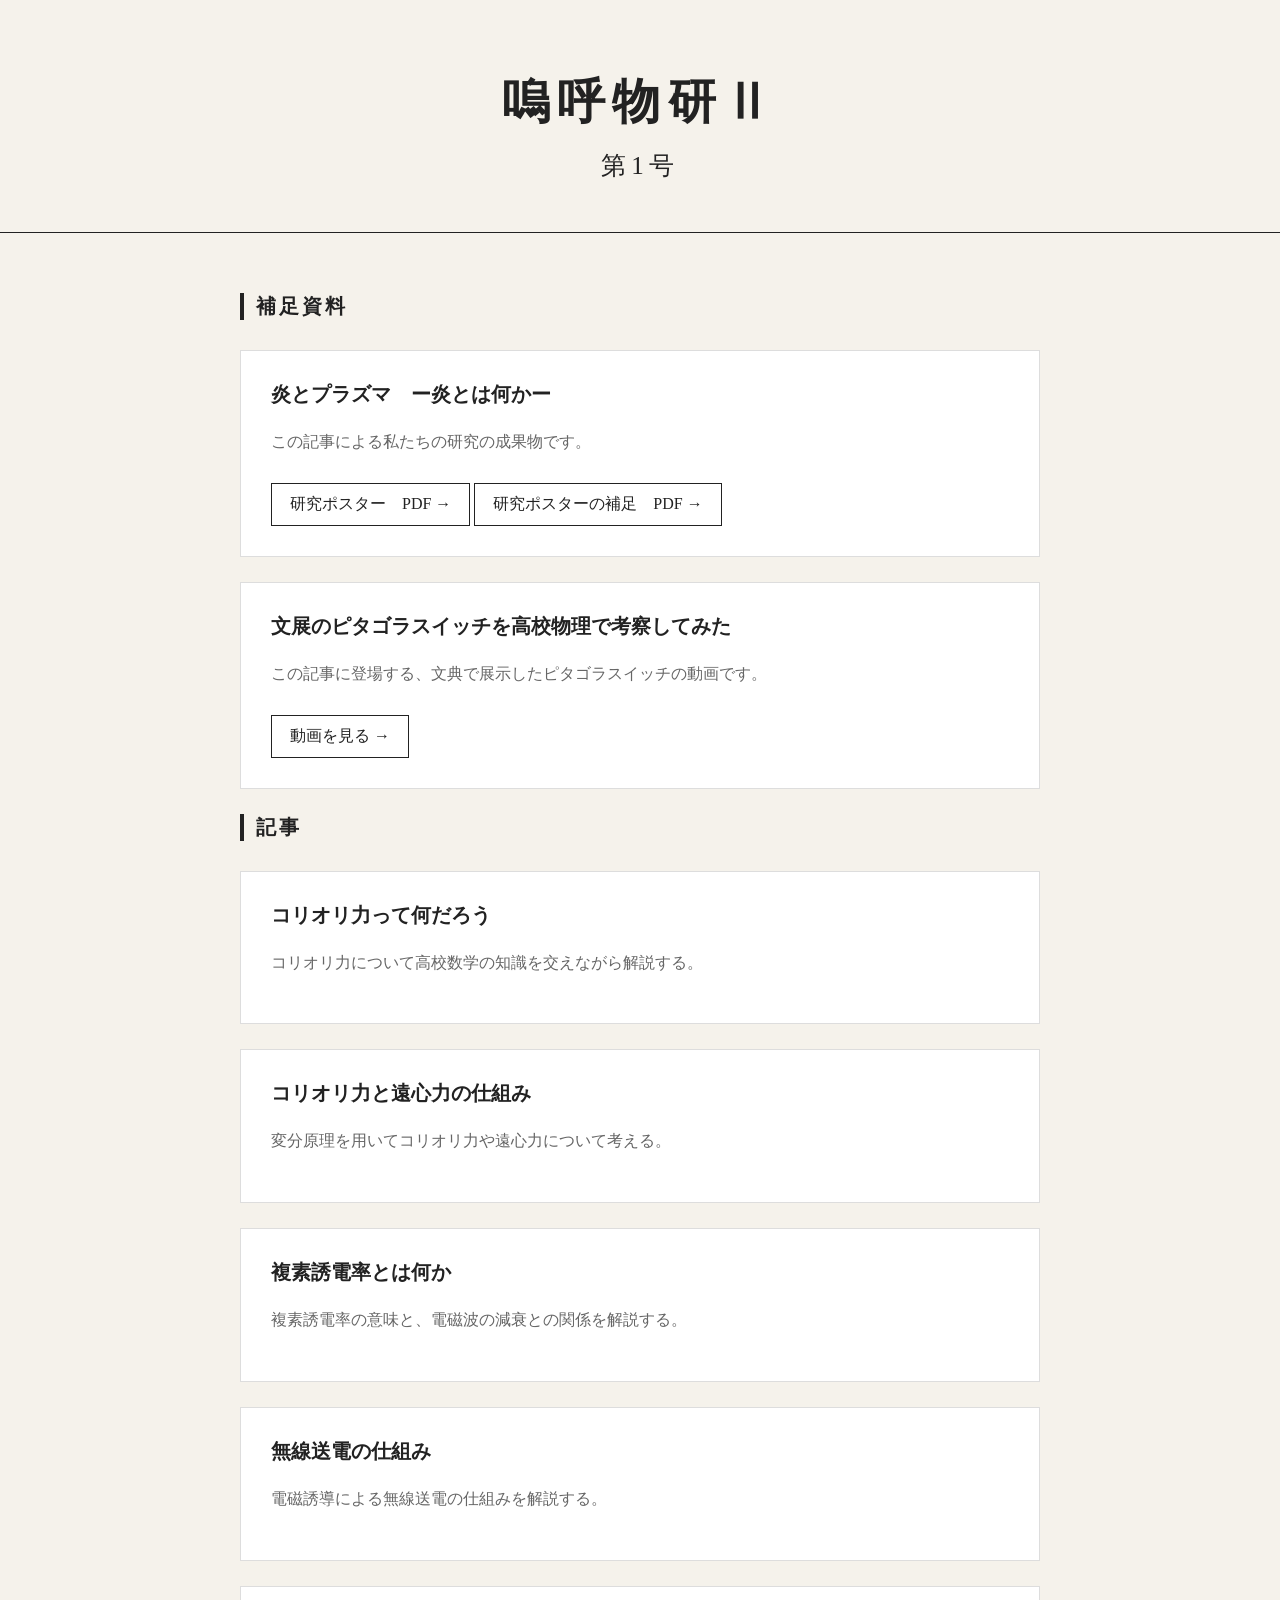
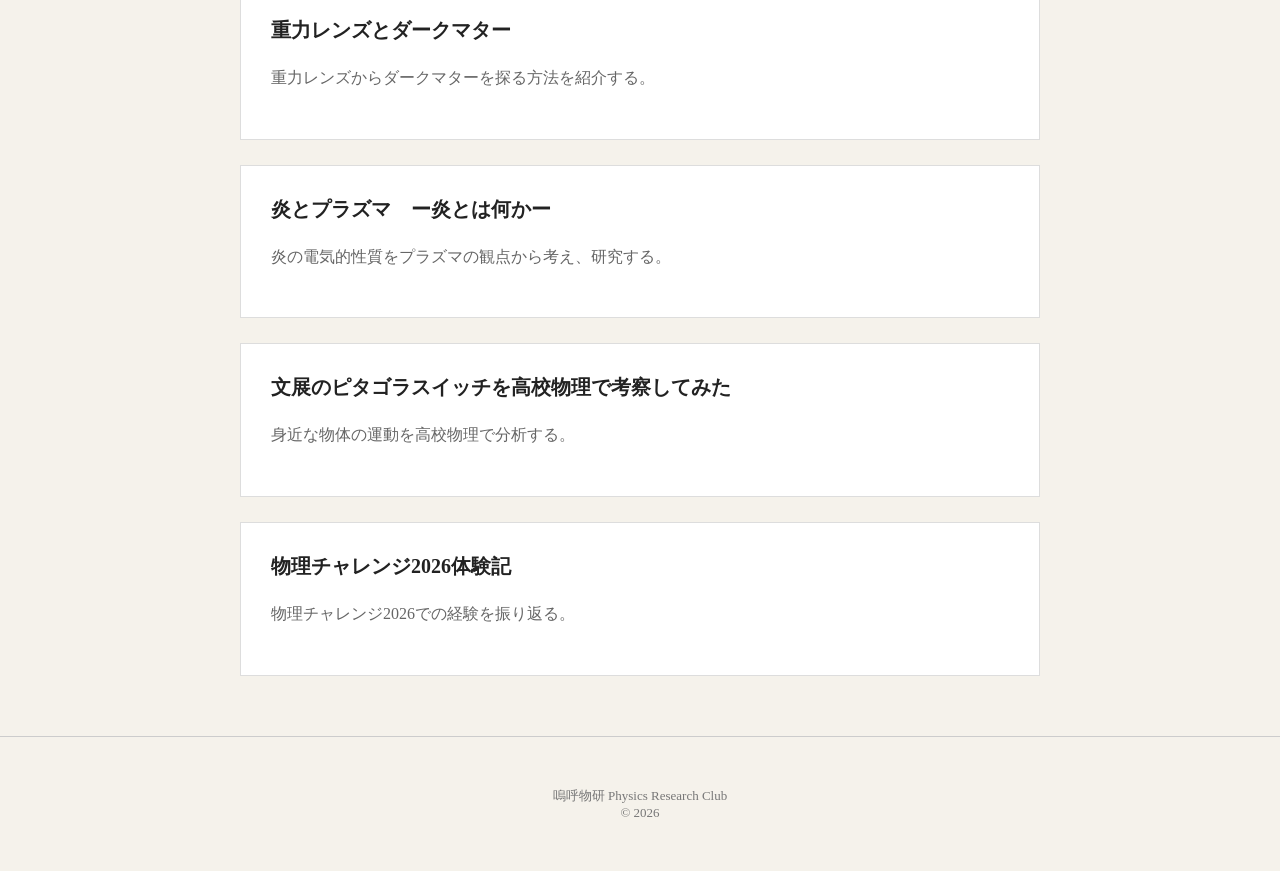
<file: index.html>
<!DOCTYPE html>
<html lang="ja">

<head>
    <meta charset="UTF-8">
    <meta name="viewport" content="width=device-width, initial-scale=1.0">
    <link rel="stylesheet" href="style.css">
    
    <title>嗚呼物研Ⅱ</title>
</head>


<body>

<header>
    <h1 class="title">嗚呼物研Ⅱ</h1>
    <div class="subtitle">第1号</div>
</header>


<main>

    <h2>補足資料</h2>

    <div class="card">
        <h3>炎とプラズマ　ー炎とは何かー</h3>

        <p>
            この記事による私たちの研究の成果物です。
        </p>

        <a class="button" href="SSF_poster.pdf">
            研究ポスター　PDF →
        </a>

        <a class="button" href="SSF 補足資料 1,2,3&4.pdf">
            研究ポスターの補足　PDF →
        </a>
    </div>

    <div class="card">
        <h3>文展のピタゴラスイッチを高校物理で考察してみた</h3>

        <p>
            この記事に登場する、文典で展示したピタゴラスイッチの動画です。
        </p>

        <a class="button" href="2026_Pj0fh6mm.mp4">
            動画を見る →
        </a>
    </div>

    
    <h2>記事</h2>
    
    <a href="コリオリ力ってなんだろう.html" class="card-link">
        <div class="card">
            <h3>コリオリ力って何だろう</h3>
            <p>
                コリオリ力について高校数学の知識を交えながら解説する。
            </p>
        </div>
    </a>

     <a href="コリオリ力と遠心力の仕組み.html" class="card-link">
        <div class="card">
            <h3>コリオリ力と遠心力の仕組み</h3>
            <p>
                変分原理を用いてコリオリ力や遠心力について考える。
            </p>
        </div>
    </a>
        
    <a href="複素誘電率とは何か.html" class="card-link">
        <div class="card">
            <h3>複素誘電率とは何か</h3>
            <p>
                複素誘電率の意味と、電磁波の減衰との関係を解説する。
            </p>
        </div>
    </a>
     
    <a href="無線送電の仕組み.html" class="card-link">
        <div class="card">
            <h3>無線送電の仕組み</h3>
            <p>
                電磁誘導による無線送電の仕組みを解説する。
            </p>
        </div>
    </a>
            
    <a href="重力レンズとダークマター.html" class="card-link">
        <div class="card">
            <h3>重力レンズとダークマター</h3>
            <p>
                重力レンズからダークマターを探る方法を紹介する。
            </p>
        </div>
    </a>

    <a href="炎とプラズマ.html" class="card-link">
        <div class="card">
            <h3>炎とプラズマ　ー炎とは何かー</h3>
            
            <p>
                炎の電気的性質をプラズマの観点から考え、研究する。
            </p>
        </div>
    </a>
                
    <a href="文展のピタゴラスイッチを高校物理で考察してみた.html" class="card-link">
        <div class="card">
            <h3>文展のピタゴラスイッチを高校物理で考察してみた</h3>
            <p>
                身近な物体の運動を高校物理で分析する。
            </p>
        </div>
    </a>

    <a href="物理チャレンジ2026体験記.html" class="card-link">
        <div class="card">
            <h3>物理チャレンジ2026体験記</h3>
            <p>
                物理チャレンジ2026での経験を振り返る。
            </p>
        </div>
    </a>
    
    
</main>


<footer>
    嗚呼物研 Physics Research Club<br>
    © 2026
</footer>

</body>

</html>
</file>
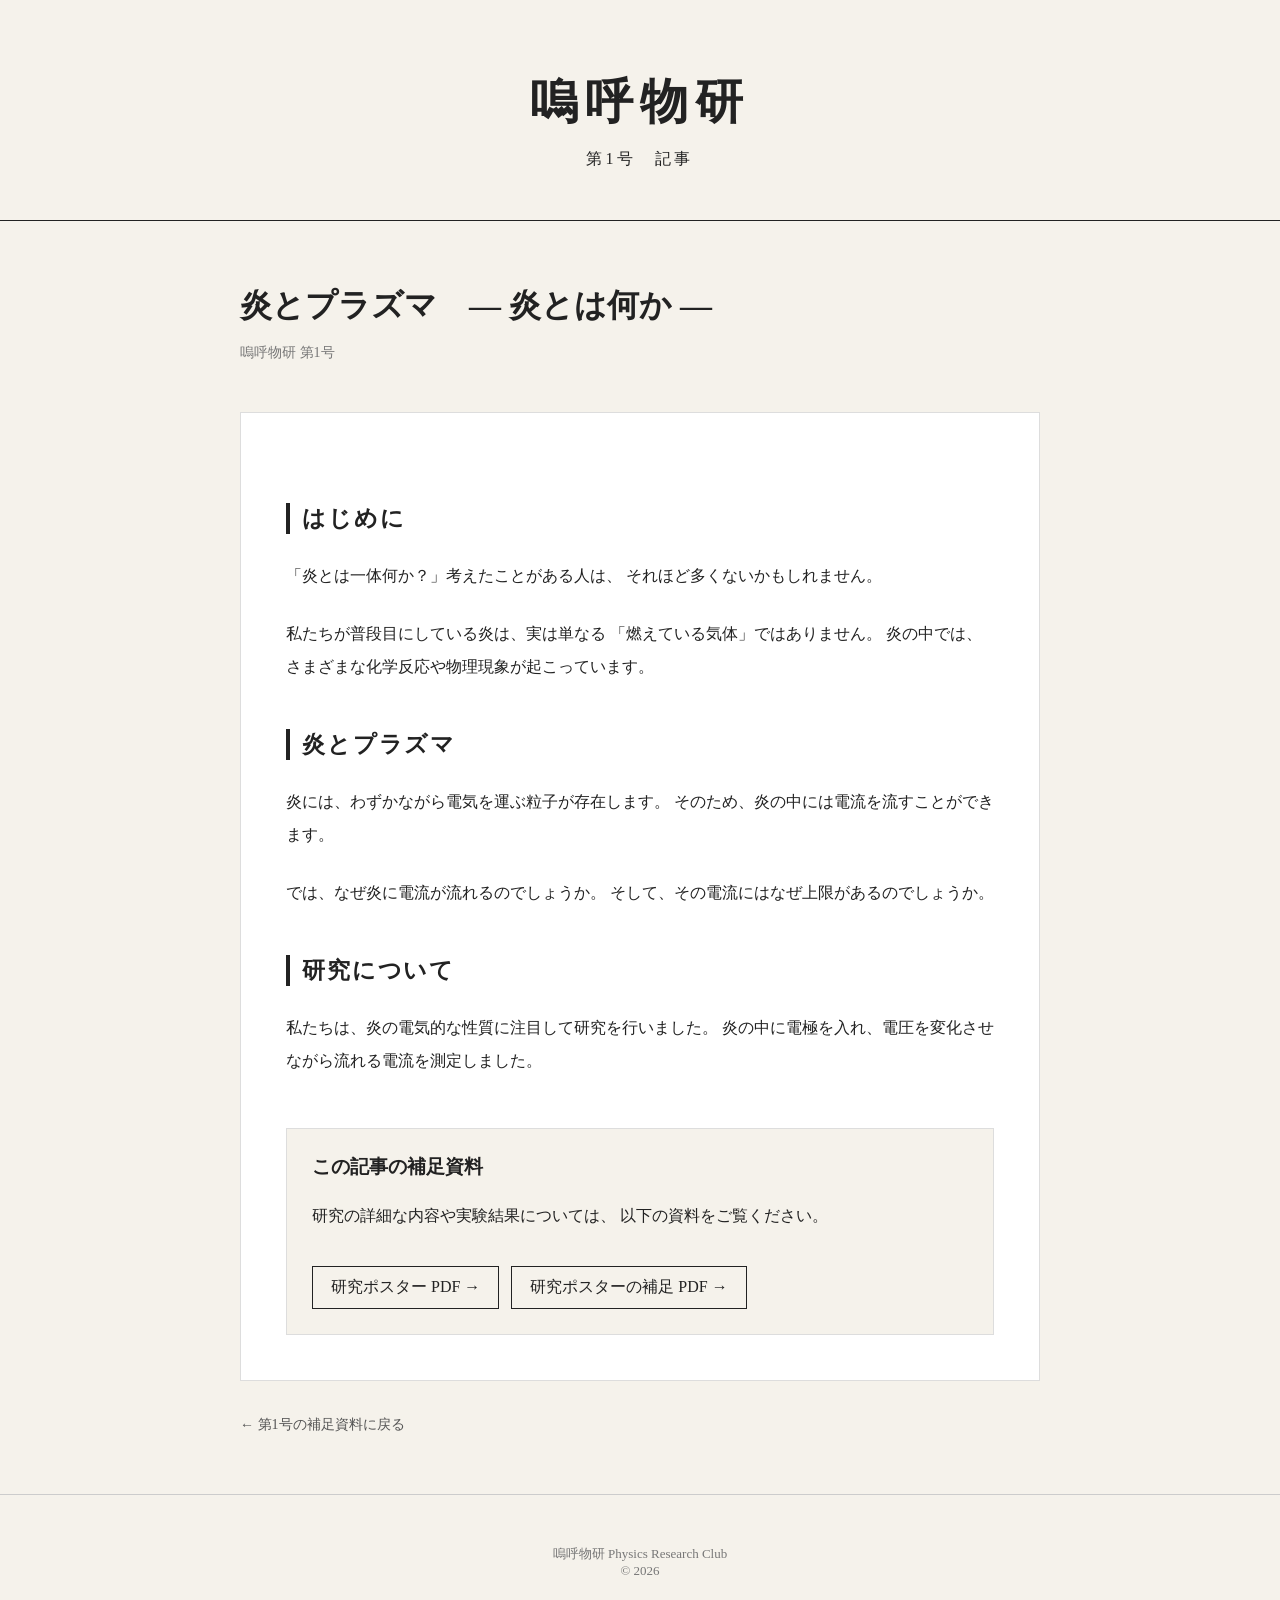
<file: コリオリ力って何だろう？.html>
<!DOCTYPE html>
<html lang="ja">

<head>
    <meta charset="UTF-8">
    <meta name="viewport" content="width=device-width, initial-scale=1.0">

    <title>炎とプラズマ ― 炎とは何か ―｜嗚呼物研</title>

    <style>
        body {
            margin: 0;
            background: #f5f2eb;
            color: #222;
            font-family: "Hiragino Mincho ProN", "Yu Mincho", serif;
        }

        header {
            text-align: center;
            padding: 70px 20px 50px;
            border-bottom: 1px solid #222;
        }

        .title {
            font-size: 48px;
            letter-spacing: 0.15em;
            margin: 0;
        }

        .subtitle {
            margin-top: 15px;
            font-size: 16px;
            letter-spacing: 0.2em;
        }

        main {
            max-width: 800px;
            margin: 60px auto;
            padding: 0 20px;
        }

        .article-title {
            font-size: 32px;
            line-height: 1.5;
            margin-bottom: 15px;
        }

        .article-meta {
            color: #777;
            font-size: 14px;
            margin-bottom: 50px;
        }

        .article {
            background: #fff;
            padding: 45px;
            border: 1px solid #ddd;
        }

        .article h2 {
            font-size: 23px;
            letter-spacing: 0.08em;
            border-left: 4px solid #222;
            padding-left: 12px;
            margin-top: 45px;
            margin-bottom: 25px;
        }

        .article h3 {
            font-size: 19px;
            margin-top: 35px;
        }

        .article p {
            font-family: "Hiragino Mincho ProN", "Yu Mincho", serif;
            font-size: 16px;
            line-height: 2.1;
            margin: 0 0 1.5em;
        }

        .article img {
            display: block;
            max-width: 100%;
            height: auto;
            margin: 35px auto;
        }

        .caption {
            text-align: center;
            color: #777;
            font-size: 13px;
            margin-top: -25px;
            margin-bottom: 35px;
        }

        .supplement {
            margin-top: 50px;
            padding: 25px;
            background: #f5f2eb;
            border: 1px solid #ddd;
        }

        .supplement h3 {
            margin-top: 0;
        }

        .button {
            display: inline-block;
            margin-top: 10px;
            margin-right: 8px;
            padding: 10px 18px;
            border: 1px solid #222;
            color: #222;
            text-decoration: none;
            transition: 0.2s;
        }

        .button:hover {
            background: #222;
            color: #fff;
        }

        .back {
            display: inline-block;
            margin-top: 35px;
            color: #555;
            text-decoration: none;
            font-size: 14px;
        }

        .back:hover {
            text-decoration: underline;
        }

        footer {
            text-align: center;
            padding: 50px 20px;
            border-top: 1px solid #ccc;
            color: #777;
            font-size: 13px;
            margin-top: 60px;
        }

        @media (max-width: 600px) {

            header {
                padding: 50px 20px 40px;
            }

            .title {
                font-size: 36px;
            }

            main {
                margin: 40px auto;
                padding: 0 15px;
            }

            .article-title {
                font-size: 26px;
            }

            .article {
                padding: 25px 20px;
            }

            .article p {
                font-size: 15px;
                line-height: 2;
            }
        }
    </style>
</head>


<body>

<header>
    <h1 class="title">嗚呼物研</h1>
    <div class="subtitle">第1号　記事</div>
</header>


<main>

    <h1 class="article-title">
        炎とプラズマ　― 炎とは何か ―
    </h1>

    <div class="article-meta">
        嗚呼物研 第1号
    </div>


    <article class="article">

        <h2>はじめに</h2>

        <p>
            「炎とは一体何か？」考えたことがある人は、
            それほど多くないかもしれません。
        </p>

        <p>
            私たちが普段目にしている炎は、実は単なる
            「燃えている気体」ではありません。
            炎の中では、さまざまな化学反応や物理現象が起こっています。
        </p>


        <h2>炎とプラズマ</h2>

        <p>
            炎には、わずかながら電気を運ぶ粒子が存在します。
            そのため、炎の中には電流を流すことができます。
        </p>

        <p>
            では、なぜ炎に電流が流れるのでしょうか。
            そして、その電流にはなぜ上限があるのでしょうか。
        </p>


        <h2>研究について</h2>

        <p>
            私たちは、炎の電気的な性質に注目して研究を行いました。
            炎の中に電極を入れ、電圧を変化させながら流れる電流を測定しました。
        </p>

        <!-- ここに記事本文を追加 -->


        <div class="supplement">

            <h3>この記事の補足資料</h3>

            <p>
                研究の詳細な内容や実験結果については、
                以下の資料をご覧ください。
            </p>

            <a class="button" href="SSF ポスター 最終版.pdf">
                研究ポスター PDF →
            </a>

            <a class="button" href="SSF 補足資料 1,2,3&4.pdf">
                研究ポスターの補足 PDF →
            </a>

        </div>

    </article>


    <a class="back" href="index.html">
        ← 第1号の補足資料に戻る
    </a>

</main>


<footer>
    嗚呼物研 Physics Research Club<br>
    © 2026
</footer>

</body>

</html>
</file>
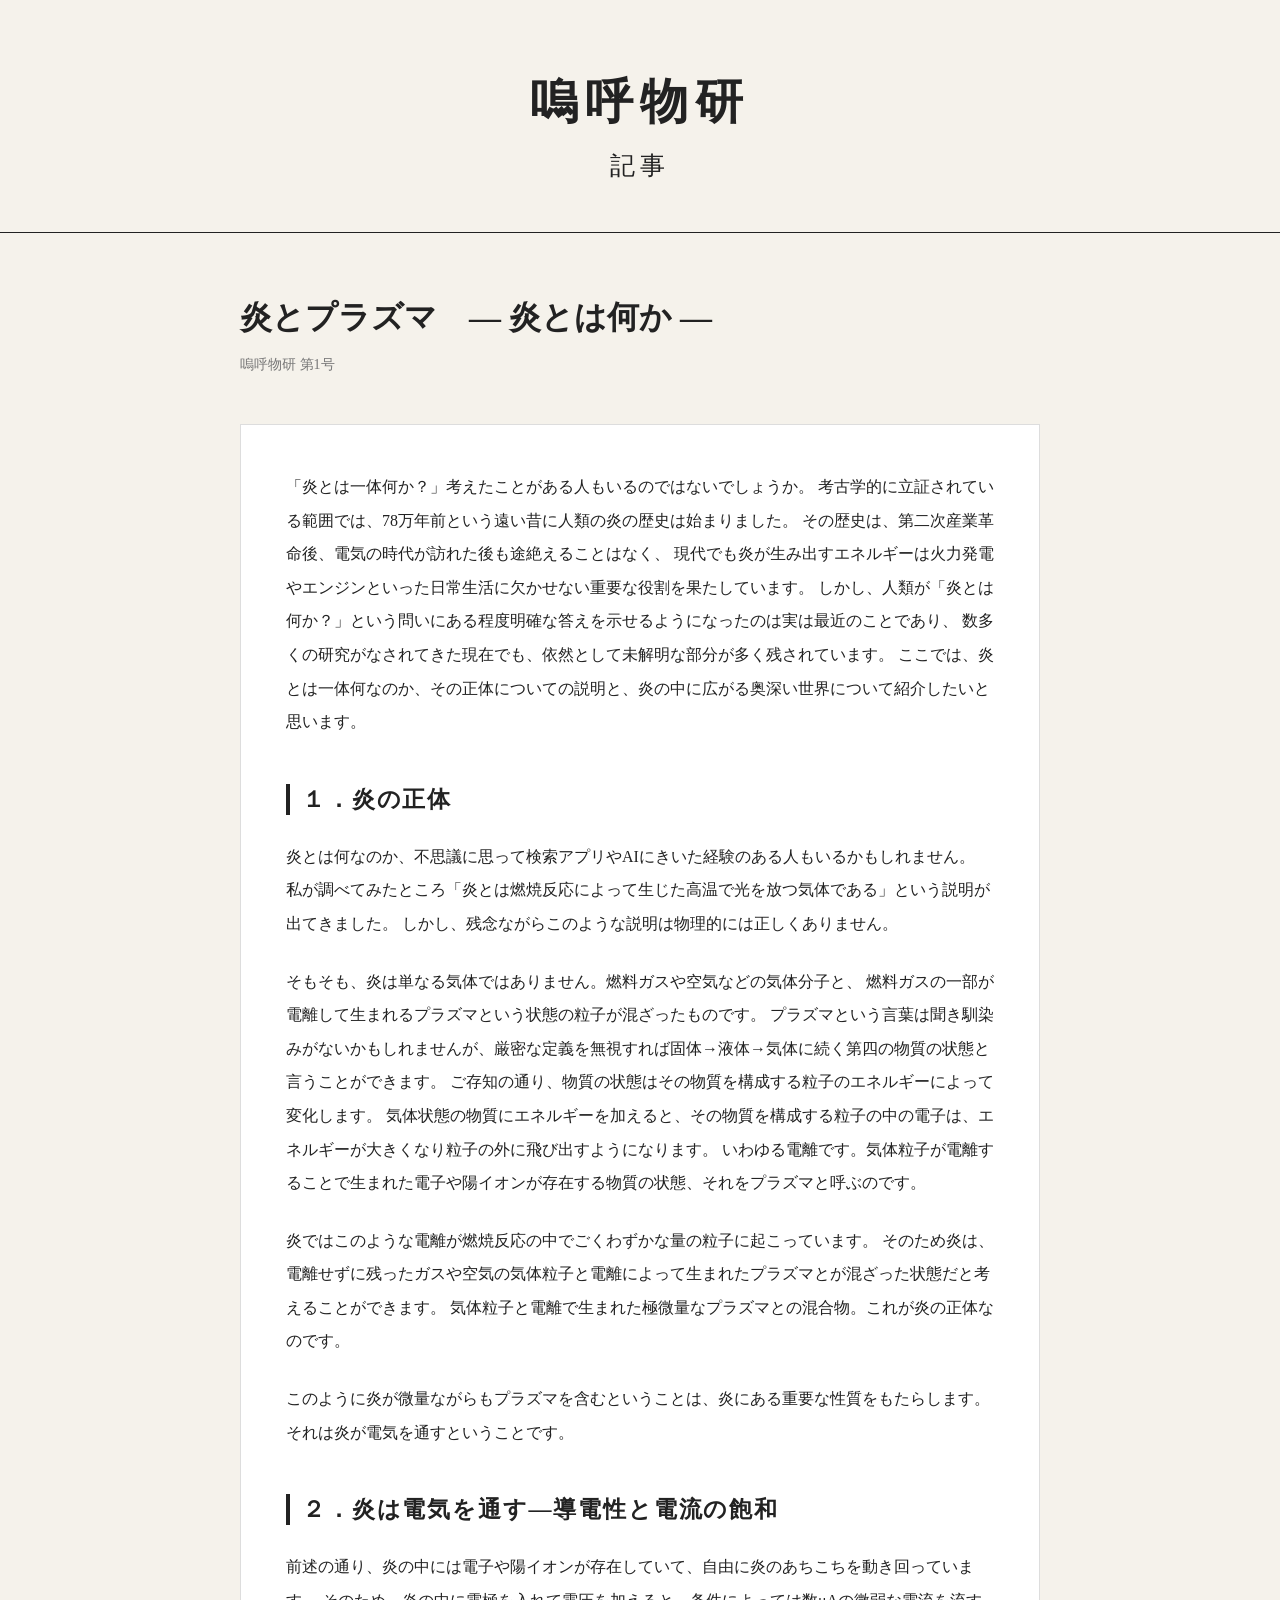
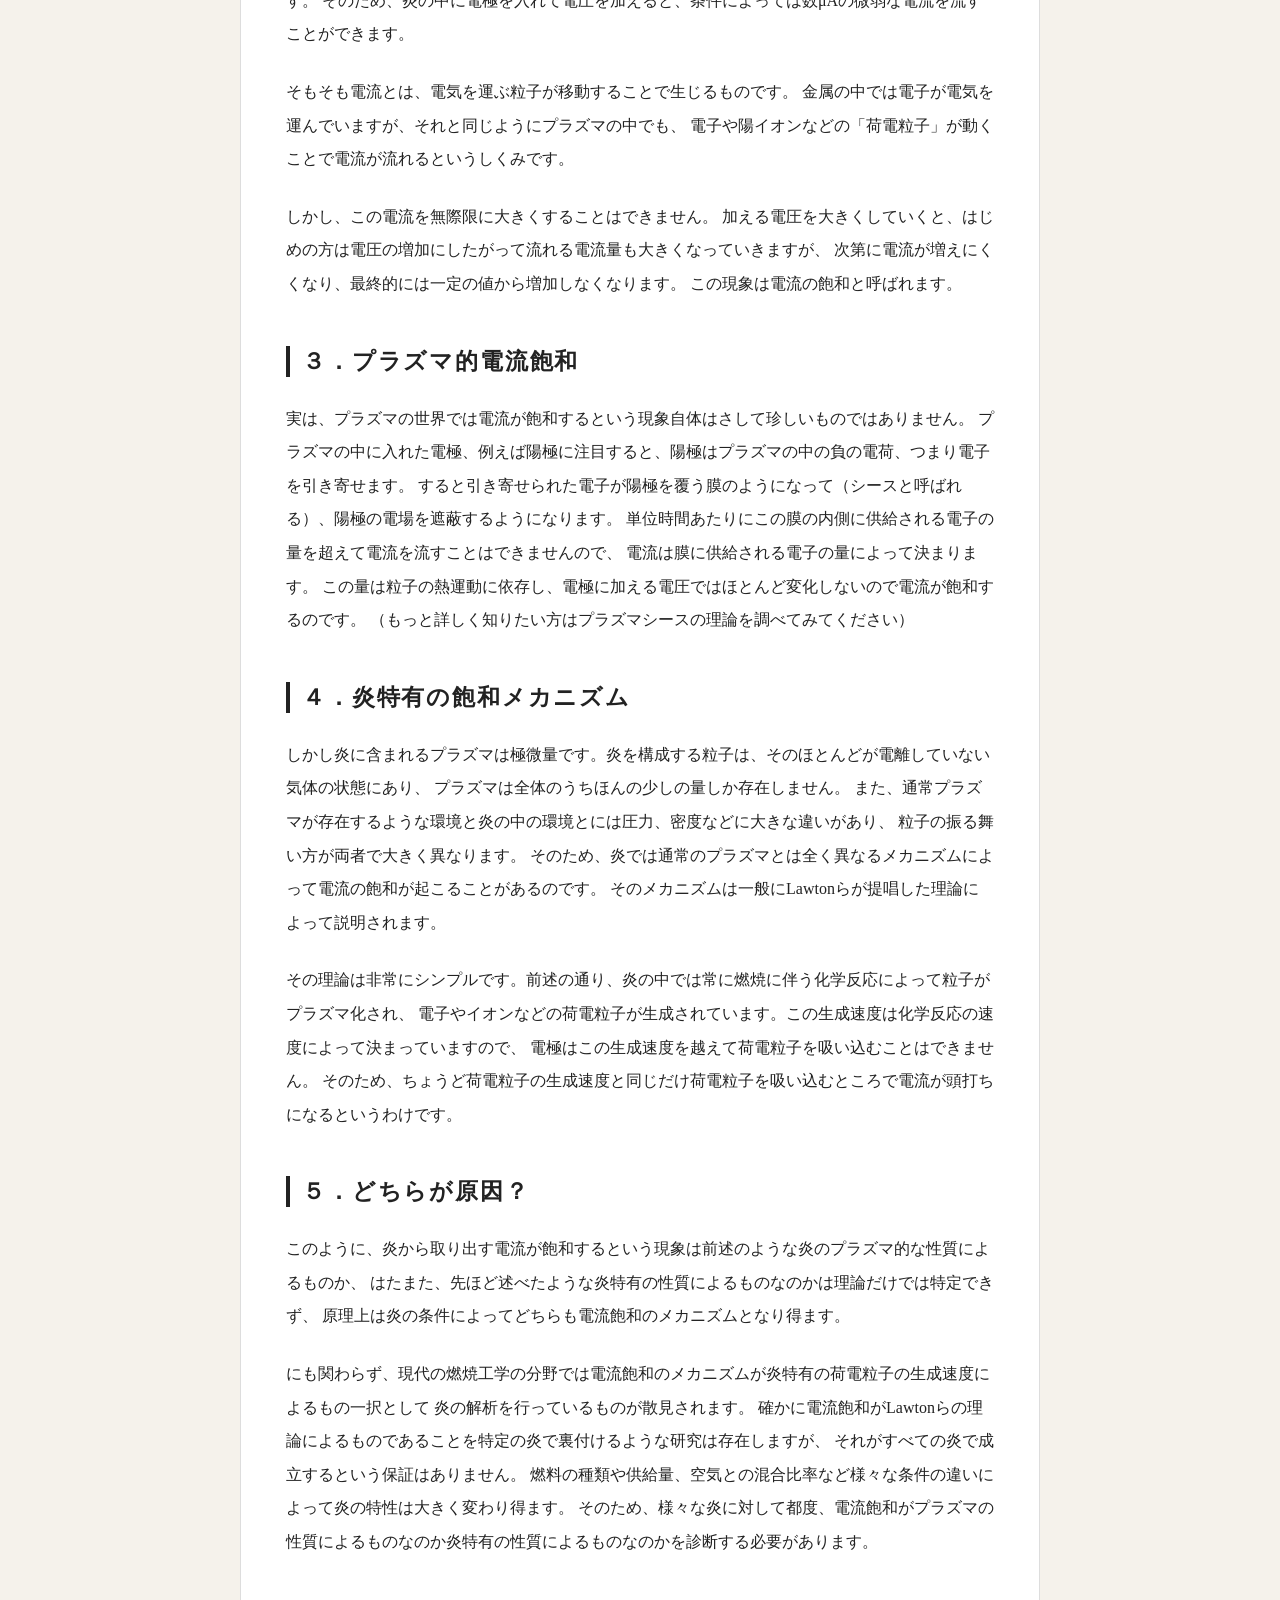
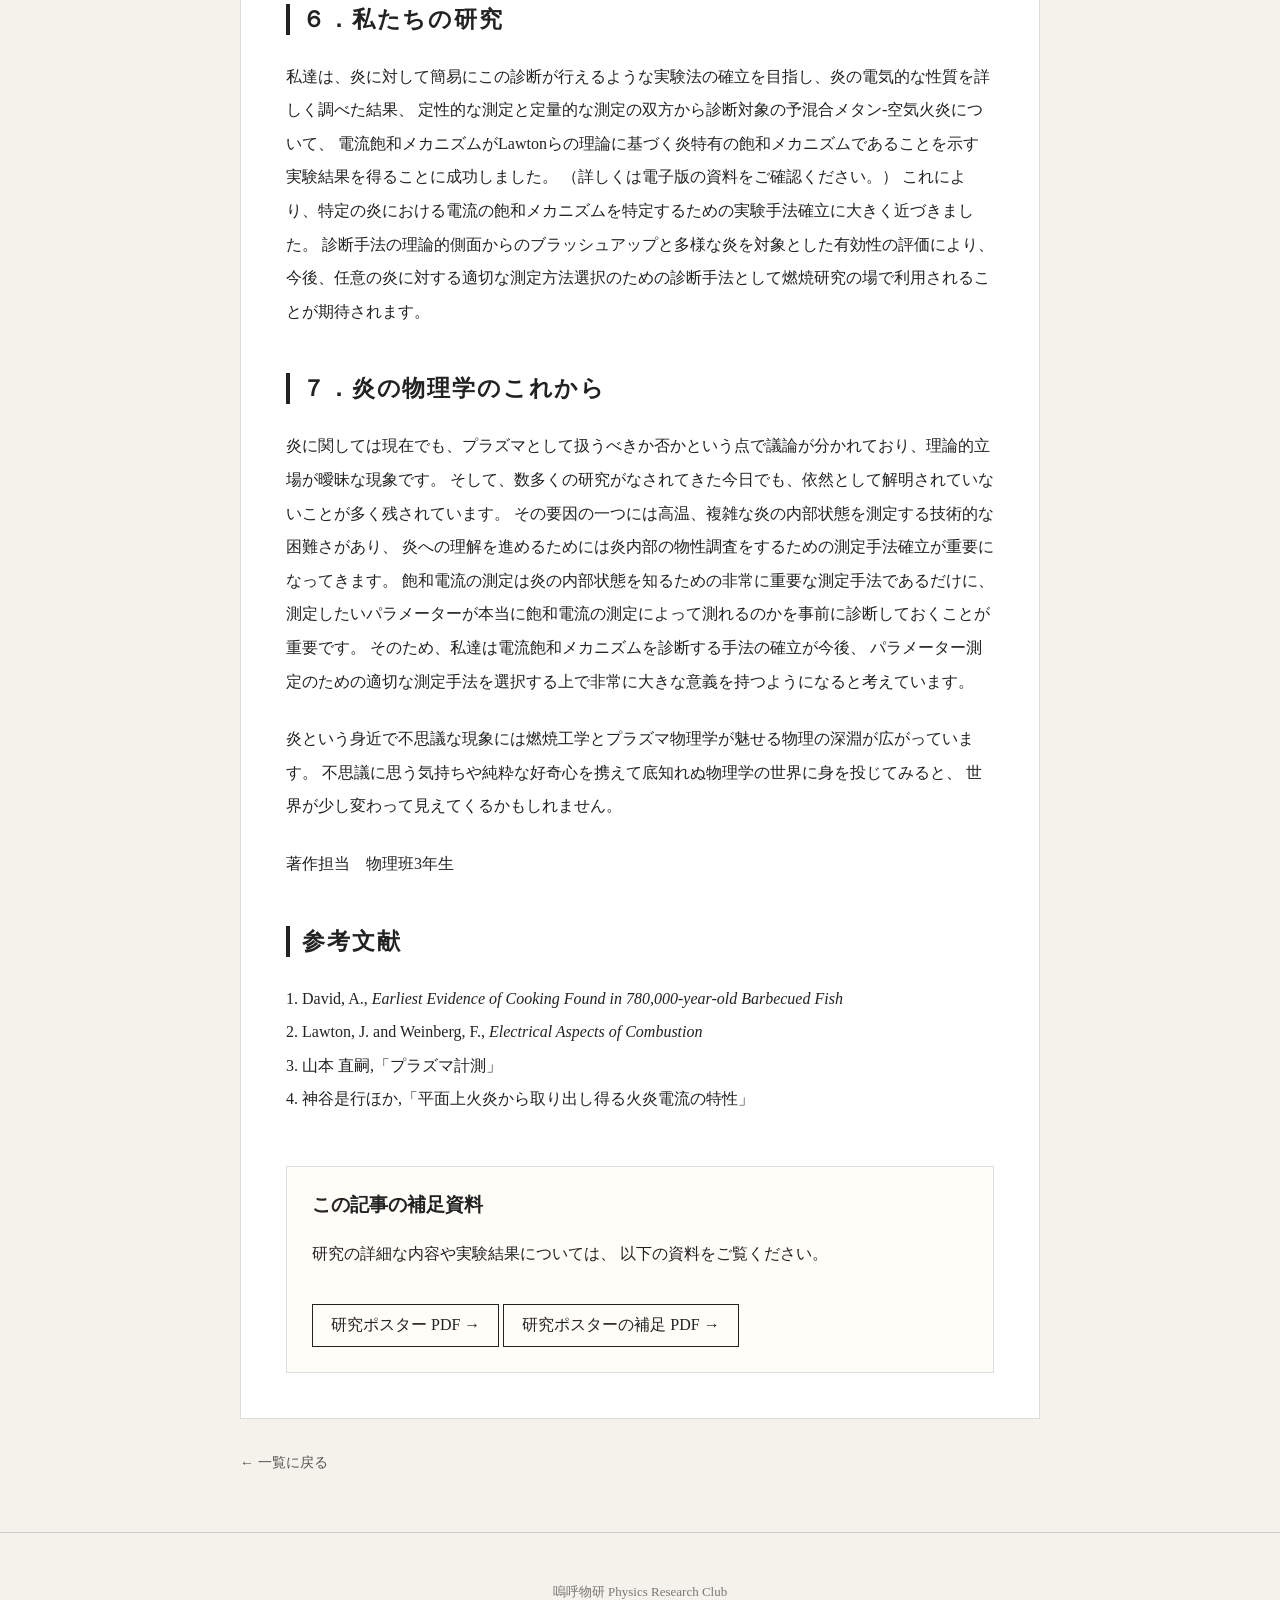
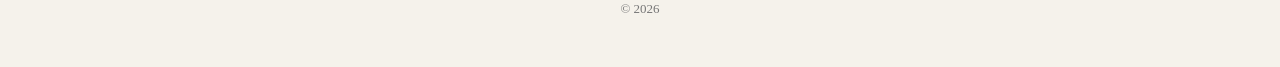
<file: 炎とプラズマ.html>
<!DOCTYPE html>
<html lang="ja">

<head>
    <meta charset="UTF-8">
    <meta name="viewport" content="width=device-width, initial-scale=1.0">
    <link rel="stylesheet" href="style.css">

    <title>炎とプラズマ ー炎とは何かー｜嗚呼物研</title>


</head>


<body>

<header>
    <h1 class="title">嗚呼物研</h1>
    <div class="subtitle">記事</div>
</header>


<main>

    <h1 class="article-title">
        炎とプラズマ　― 炎とは何か ―
    </h1>

    <div class="article-meta">
        嗚呼物研 第1号
    </div>


    <article class="article">

        <p>
            「炎とは一体何か？」考えたことがある人もいるのではないでしょうか。
            考古学的に立証されている範囲では、78万年前という遠い昔に人類の炎の歴史は始まりました。
            その歴史は、第二次産業革命後、電気の時代が訪れた後も途絶えることはなく、
            現代でも炎が生み出すエネルギーは火力発電やエンジンといった日常生活に欠かせない重要な役割を果たしています。
            しかし、人類が「炎とは何か？」という問いにある程度明確な答えを示せるようになったのは実は最近のことであり、
            数多くの研究がなされてきた現在でも、依然として未解明な部分が多く残されています。
            ここでは、炎とは一体何なのか、その正体についての説明と、炎の中に広がる奥深い世界について紹介したいと思います。
        </p>

        <h2>１．炎の正体</h2>

        <p>
            炎とは何なのか、不思議に思って検索アプリやAIにきいた経験のある人もいるかもしれません。
            私が調べてみたところ「炎とは燃焼反応によって生じた高温で光を放つ気体である」という説明が出てきました。
            しかし、残念ながらこのような説明は物理的には正しくありません。
        </p>

        <p>
            そもそも、炎は単なる気体ではありません。燃料ガスや空気などの気体分子と、
            燃料ガスの一部が電離して生まれるプラズマという状態の粒子が混ざったものです。
            プラズマという言葉は聞き馴染みがないかもしれませんが、厳密な定義を無視すれば固体→液体→気体に続く第四の物質の状態と言うことができます。
            ご存知の通り、物質の状態はその物質を構成する粒子のエネルギーによって変化します。
            気体状態の物質にエネルギーを加えると、その物質を構成する粒子の中の電子は、エネルギーが大きくなり粒子の外に飛び出すようになります。
            いわゆる電離です。気体粒子が電離することで生まれた電子や陽イオンが存在する物質の状態、それをプラズマと呼ぶのです。
        </p>

        <p>
            炎ではこのような電離が燃焼反応の中でごくわずかな量の粒子に起こっています。
            そのため炎は、電離せずに残ったガスや空気の気体粒子と電離によって生まれたプラズマとが混ざった状態だと考えることができます。
            気体粒子と電離で生まれた極微量なプラズマとの混合物。これが炎の正体なのです。
        </p>

        <p>
            このように炎が微量ながらもプラズマを含むということは、炎にある重要な性質をもたらします。
            それは炎が電気を通すということです。
        </p>

        <h2>２．炎は電気を通す―導電性と電流の飽和</h2>

        <p>
            前述の通り、炎の中には電子や陽イオンが存在していて、自由に炎のあちこちを動き回っています。
            そのため、炎の中に電極を入れて電圧を加えると、条件によっては数μAの微弱な電流を流すことができます。
        </p>

        <p>
            そもそも電流とは、電気を運ぶ粒子が移動することで生じるものです。
            金属の中では電子が電気を運んでいますが、それと同じようにプラズマの中でも、
            電子や陽イオンなどの「荷電粒子」が動くことで電流が流れるというしくみです。
        </p>

        <p>
            しかし、この電流を無際限に大きくすることはできません。
            加える電圧を大きくしていくと、はじめの方は電圧の増加にしたがって流れる電流量も大きくなっていきますが、
            次第に電流が増えにくくなり、最終的には一定の値から増加しなくなります。
            この現象は電流の飽和と呼ばれます。
        </p>

        <h2>３．プラズマ的電流飽和</h2>

        <p>
            実は、プラズマの世界では電流が飽和するという現象自体はさして珍しいものではありません。
            プラズマの中に入れた電極、例えば陽極に注目すると、陽極はプラズマの中の負の電荷、つまり電子を引き寄せます。
            すると引き寄せられた電子が陽極を覆う膜のようになって（シースと呼ばれる）、陽極の電場を遮蔽するようになります。
            単位時間あたりにこの膜の内側に供給される電子の量を超えて電流を流すことはできませんので、
            電流は膜に供給される電子の量によって決まります。
            この量は粒子の熱運動に依存し、電極に加える電圧ではほとんど変化しないので電流が飽和するのです。
            （もっと詳しく知りたい方はプラズマシースの理論を調べてみてください）
        </p>

        <h2>４．炎特有の飽和メカニズム</h2>

        <p>
            しかし炎に含まれるプラズマは極微量です。炎を構成する粒子は、そのほとんどが電離していない気体の状態にあり、
            プラズマは全体のうちほんの少しの量しか存在しません。
            また、通常プラズマが存在するような環境と炎の中の環境とには圧力、密度などに大きな違いがあり、
            粒子の振る舞い方が両者で大きく異なります。
            そのため、炎では通常のプラズマとは全く異なるメカニズムによって電流の飽和が起こることがあるのです。
            そのメカニズムは一般にLawtonらが提唱した理論によって説明されます。
        </p>

        <p>
            その理論は非常にシンプルです。前述の通り、炎の中では常に燃焼に伴う化学反応によって粒子がプラズマ化され、
            電子やイオンなどの荷電粒子が生成されています。この生成速度は化学反応の速度によって決まっていますので、
            電極はこの生成速度を越えて荷電粒子を吸い込むことはできません。
            そのため、ちょうど荷電粒子の生成速度と同じだけ荷電粒子を吸い込むところで電流が頭打ちになるというわけです。
        </p>

        <h2>５．どちらが原因？</h2>

        <p>
            このように、炎から取り出す電流が飽和するという現象は前述のような炎のプラズマ的な性質によるものか、
            はたまた、先ほど述べたような炎特有の性質によるものなのかは理論だけでは特定できず、
            原理上は炎の条件によってどちらも電流飽和のメカニズムとなり得ます。
        </p>

        <p>
            にも関わらず、現代の燃焼工学の分野では電流飽和のメカニズムが炎特有の荷電粒子の生成速度によるもの一択として
            炎の解析を行っているものが散見されます。
            確かに電流飽和がLawtonらの理論によるものであることを特定の炎で裏付けるような研究は存在しますが、
            それがすべての炎で成立するという保証はありません。
            燃料の種類や供給量、空気との混合比率など様々な条件の違いによって炎の特性は大きく変わり得ます。
            そのため、様々な炎に対して都度、電流飽和がプラズマの性質によるものなのか炎特有の性質によるものなのかを診断する必要があります。
        </p>

        <h2>６．私たちの研究</h2>

        <p>
            私達は、炎に対して簡易にこの診断が行えるような実験法の確立を目指し、炎の電気的な性質を詳しく調べた結果、
            定性的な測定と定量的な測定の双方から診断対象の予混合メタン-空気火炎について、
            電流飽和メカニズムがLawtonらの理論に基づく炎特有の飽和メカニズムであることを示す実験結果を得ることに成功しました。
            （詳しくは電子版の資料をご確認ください。）
            これにより、特定の炎における電流の飽和メカニズムを特定するための実験手法確立に大きく近づきました。
            診断手法の理論的側面からのブラッシュアップと多様な炎を対象とした有効性の評価により、
            今後、任意の炎に対する適切な測定方法選択のための診断手法として燃焼研究の場で利用されることが期待されます。
        </p>

        <h2>７．炎の物理学のこれから</h2>

        <p>
            炎に関しては現在でも、プラズマとして扱うべきか否かという点で議論が分かれており、理論的立場が曖昧な現象です。
            そして、数多くの研究がなされてきた今日でも、依然として解明されていないことが多く残されています。
            その要因の一つには高温、複雑な炎の内部状態を測定する技術的な困難さがあり、
            炎への理解を進めるためには炎内部の物性調査をするための測定手法確立が重要になってきます。
            飽和電流の測定は炎の内部状態を知るための非常に重要な測定手法であるだけに、
            測定したいパラメーターが本当に飽和電流の測定によって測れるのかを事前に診断しておくことが重要です。
            そのため、私達は電流飽和メカニズムを診断する手法の確立が今後、
            パラメーター測定のための適切な測定手法を選択する上で非常に大きな意義を持つようになると考えています。
        </p>

        <p>
            炎という身近で不思議な現象には燃焼工学とプラズマ物理学が魅せる物理の深淵が広がっています。
            不思議に思う気持ちや純粋な好奇心を携えて底知れぬ物理学の世界に身を投じてみると、
            世界が少し変わって見えてくるかもしれません。
        </p>

        <p>著作担当　物理班3年生</p>

        <h2>参考文献</h2>
        <p>
            1. David, A., <i>Earliest Evidence of Cooking Found in 780,000-year-old Barbecued Fish</i><br>
            2. Lawton, J. and Weinberg, F., <i>Electrical Aspects of Combustion</i><br>
            3. 山本 直嗣,「プラズマ計測」<br>
            4. 神谷是行ほか,「平面上火炎から取り出し得る火炎電流の特性」
        </p>

        <div class="supplement">

            <h3>この記事の補足資料</h3>

            <p>
                研究の詳細な内容や実験結果については、
                以下の資料をご覧ください。
            </p>

            <a class="button" href="SSF ポスター 最終版.pdf">
                研究ポスター PDF →
            </a>

            <a class="button" href="SSF 補足資料 1,2,3&4.pdf">
                研究ポスターの補足 PDF →
            </a>

        </div>

    </article>


    <a class="back" href="index.html">
        ← 一覧に戻る
    </a>

</main>


<footer>
    嗚呼物研 Physics Research Club<br>
    © 2026
</footer>

</body>

</html>
</file>
<file: style.css>
body {
    margin: 0;
    background: #f5f2eb;
    color: #222;
    font-family: "Hiragino Mincho ProN", "Yu Mincho", serif;
}

header {
    text-align: center;
    padding: 70px 20px 50px;
    border-bottom: 1px solid #222;
}

.title {
    font-size: 48px;
    letter-spacing: 0.15em;
    margin: 0;
}

.subtitle {
    margin-top: 15px;
    font-size: 25px;
    letter-spacing: 0.2em;
}

main {
    max-width: 800px;
    margin: 60px auto;
    padding: 0 20px;
}

h2 {
    font-size: 20px;
    letter-spacing: 0.15em;
    border-left: 4px solid #222;
    padding-left: 12px;
    margin-bottom: 30px;
}

.card {
    background: #fff;
    padding: 28px;
    margin-bottom: 20px;
    border: 1px solid #ddd;
    transition: 0.2s;
}

.card:hover {
    transform: translateY(-3px);
    box-shadow: 0 8px 20px rgba(0,0,0,0.08);
}

.card h3 {
    margin-top: 0;
    font-size: 20px;
}

.card p {
    color: #666;
    line-height: 1.8;
}

.button {
    display: inline-block;
    margin-top: 10px;
    padding: 10px 18px;
    border: 1px solid #222;
    color: #222;
    text-decoration: none;
    transition: 0.2s;
}

.button:hover {
    background: #222;
    color: #fff;
}

footer {
    text-align: center;
    padding: 50px 20px;
    border-top: 1px solid #ccc;
    color: #777;
    font-size: 13px;
}



.card-link {
    text-decoration: none;
    color: inherit;
    display: block;
}

.card {
    background: white;
    padding: 30px;
    margin-bottom: 25px;
    border: 1px solid #ddd;
    transition: 0.2s;
}

.card-link:hover .card {
    transform: translateY(-4px);
    box-shadow: 0 10px 30px rgba(0,0,0,0.1);
}







.article-title {
    font-size: 32px;
    line-height: 1.5;
    margin-bottom: 15px;
}

.article-meta {
    color: #777;
    font-size: 14px;
    margin-bottom: 50px;
}

.article {
    background: #fff;
    padding: 45px;
    border: 1px solid #ddd;
}

.article h2 {
    font-size: 23px;
    letter-spacing: 0.08em;
    border-left: 4px solid #222;
    padding-left: 12px;
    margin-top: 45px;
    margin-bottom: 25px;
}

.article h3 {
    font-size: 19px;
    margin-top: 35px;
}

.article p {
    font-family: "Hiragino Mincho ProN", "Yu Mincho", serif;
    font-size: 16px;
    line-height: 2.1;
    margin: 0 0 1.5em;
}

.article img {
    display: block;
    max-width: 100%;
    height: auto;
    margin: 35px auto;
}

.caption {
    text-align: center;
    color: #777;
    font-size: 13px;
    margin-top: -25px;
    margin-bottom: 35px;
}

.supplement {
    margin-top: 50px;
    padding: 25px;
    background: #fffdf7;
    border: 1px solid #ddd;
}

.supplement h3 {
    margin-top: 0;
}

.back {
    display: inline-block;
    margin-top: 35px;
    color: #555;
    text-decoration: none;
    font-size: 14px;
}

.back:hover {
    text-decoration: underline;
}





@media (max-width: 600px) {

    .article-title {
        font-size: 26px;
    }

    .article {
        padding: 25px 20px;
    }

    .article p {
        font-size: 15px;
        line-height: 2;
    }
}






html {
    overflow-x: hidden;
}

/* 数式がスマホ画面からはみ出さないようにする */
.equation {
    max-width: 100%;
    overflow-x: auto;
    overflow-y: hidden;
}

/* スマホでは数式が少し小さくなります */
@media (max-width: 600px) {
    .equation {
        font-size: 0.9em;
    }
}
</file>
